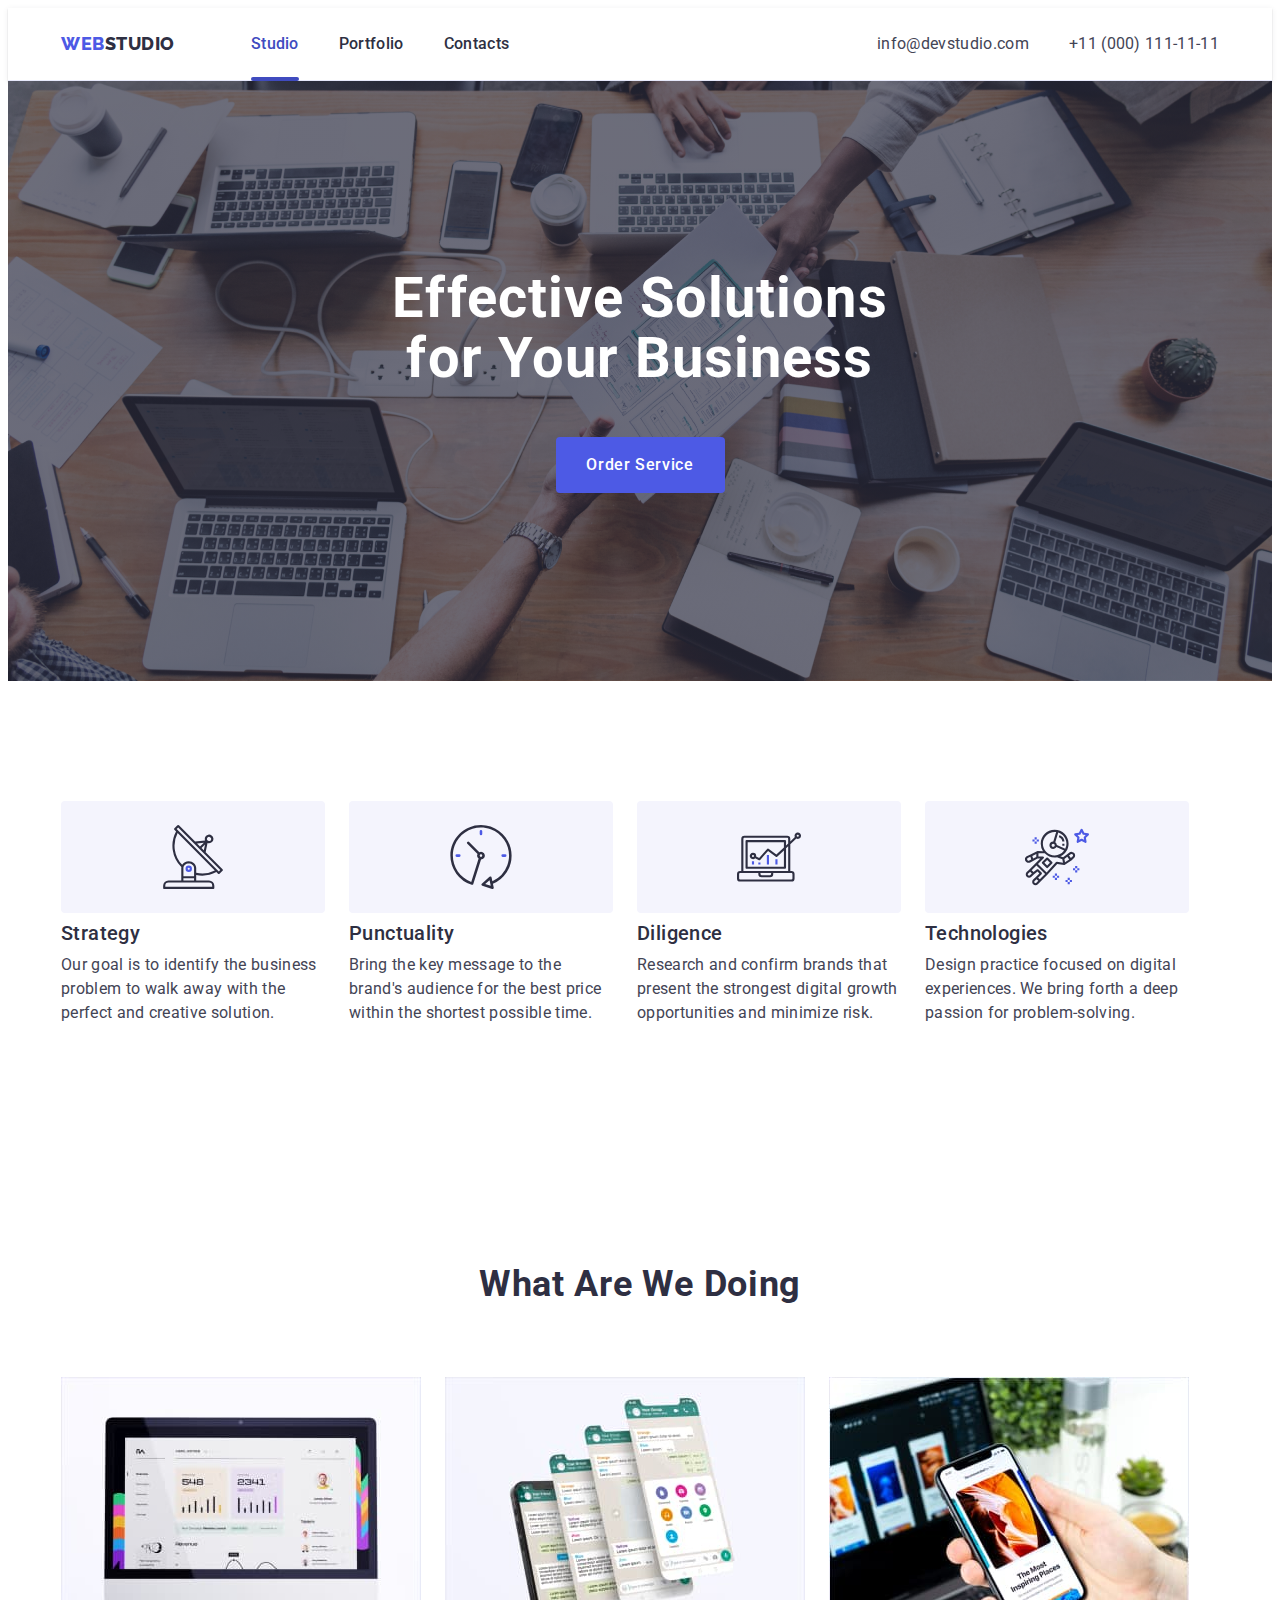
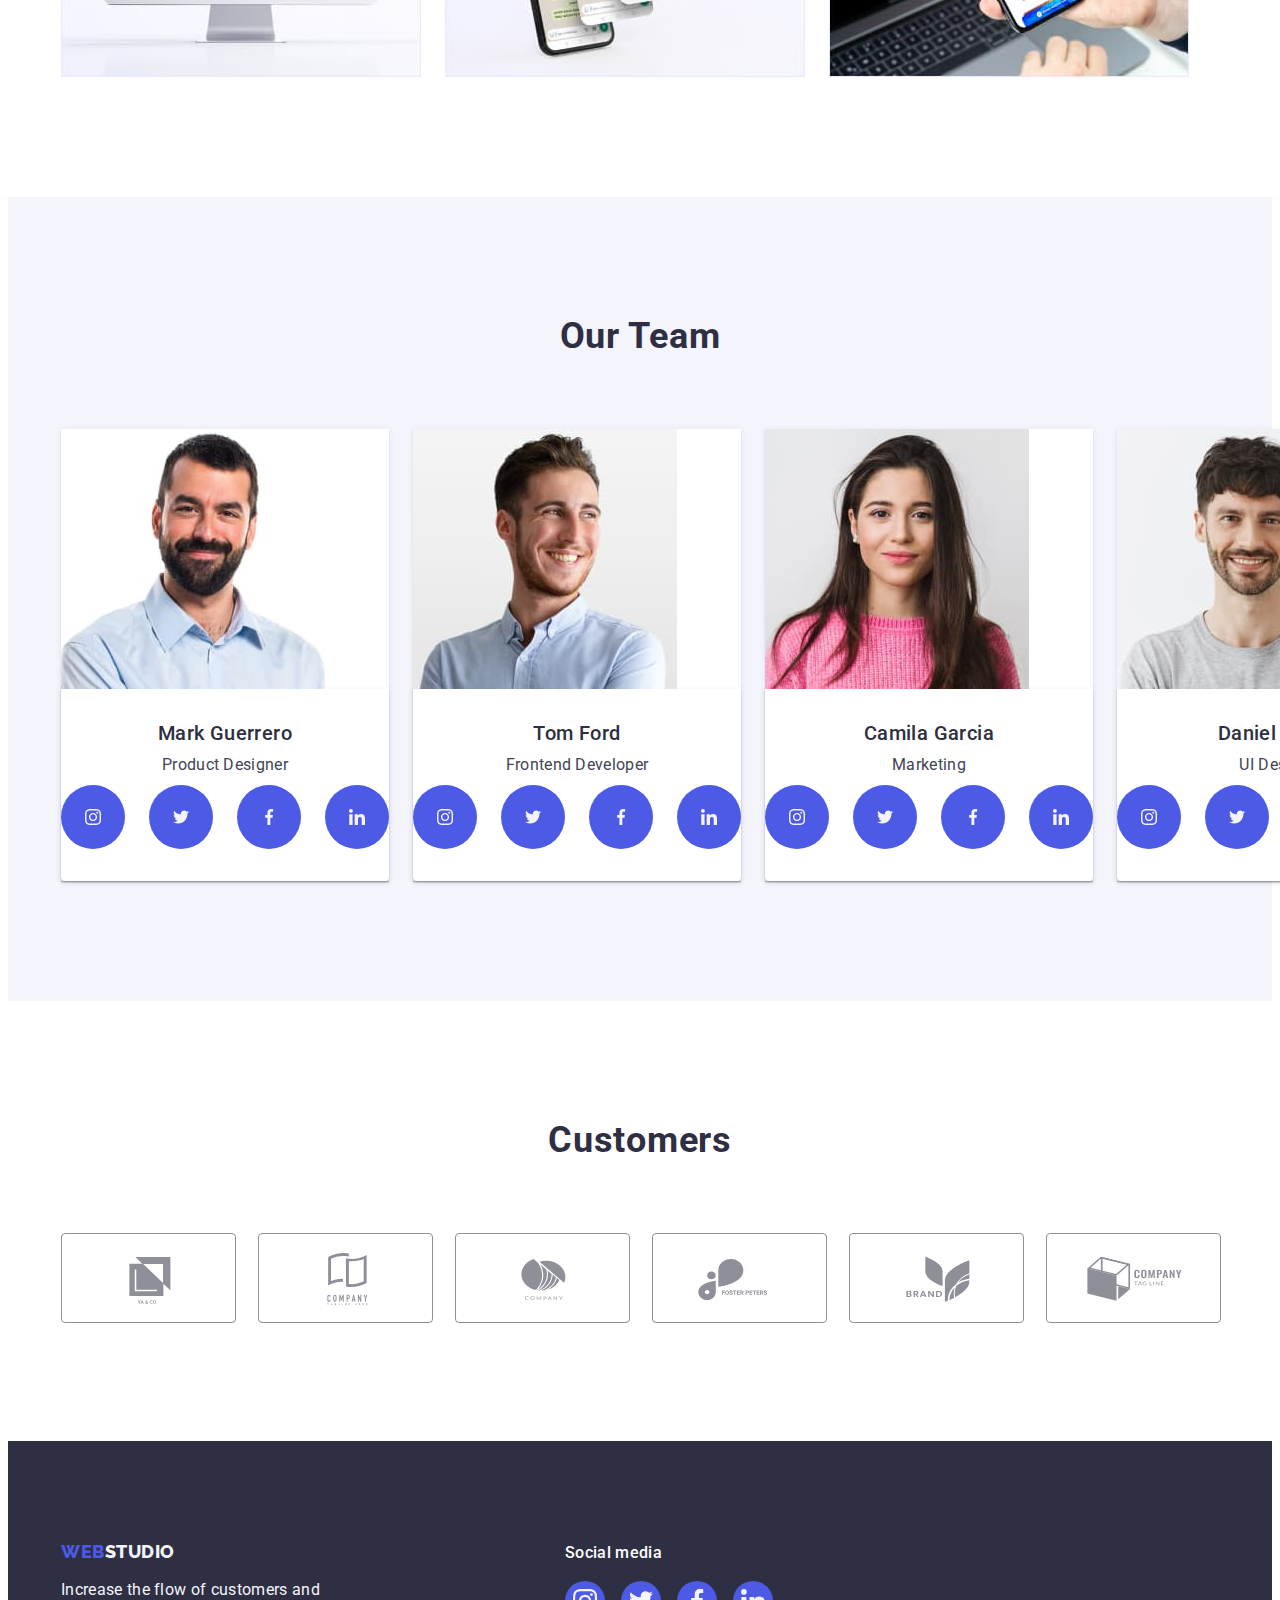
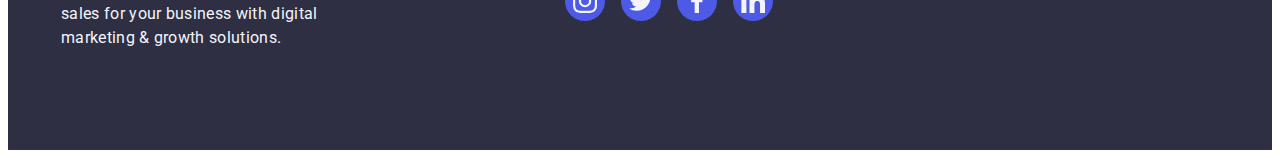
<file: index.html>
<!DOCTYPE html>
<html lang="en">
  <head>
    <meta charset="UTF-8" />
    <meta http-equiv="X-UA-Compatible" content="IE=edge" />
    <meta name="viewport" content="width=device-width, initial-scale=1.0" />
    <link rel="preconnect" href="https://fonts.googleapis.com" />
    <link rel="preconnect" href="https://fonts.gstatic.com" crossorigin />
    <link
      href="https://fonts.googleapis.com/css2?family=Raleway:wght@800&family=Roboto:wght@400;500;700;900&display=swap"
      rel="stylesheet"
    />
    <title>Web Studio</title>
    <link
      rel="stylesheet"
      href="https://cdnjs.cloudflare.com/ajax/libs/modern-normalize/2.0.0/modern-normalize.min.css"
      integrity="sha512-4xo8blKMVCiXpTaLzQSLSw3KFOVPWhm/TRtuPVc4WG6kUgjH6J03IBuG7JZPkcWMxJ5huwaBpOpnwYElP/m6wg=="
      crossorigin="anonymous"
      referrerpolicy="no-referrer"
    />
    <link rel="stylesheet" href="./css/styles.css" />
  </head>
  <body>
    <header class="header">
      <div class="container header-container">
        <nav class="header-navigation">
          <a class="header-logo link" href="./index.html"
            >Web<span class="header-logo-span">Studio</span></a
          >
          <ul class="list menu">
            <li class="menu-item">
              <a class="menu link current" href="./index.html">Studio</a>
            </li>
            <li class="menu-item">
              <a class="menu link" href="./portfolio.html">Portfolio</a>
            </li>
            <li class="menu-item">
              <a class="menu link" href="">Contacts</a>
            </li>
          </ul>
        </nav>
        <address class="address">
          <ul class="list address-list">
            <li>
              <a class="address link" href="mailto:info@devstudio.com"
                >info@devstudio.com</a
              >
            </li>
            <li>
              <a class="address link" href="tel:+110001111111"
                >+11 (000) 111-11-11</a
              >
            </li>
          </ul>
        </address>
      </div>
    </header>

    <main>
      <section class="section section-one">
        <div class="container section-one-container">
          <h1 class="section-one-title">
            Effective Solutions for Your Business
          </h1>
          <button class="section-one-button" type="button" data-modal-open>
            Order Service
          </button>
        </div>
      </section>

      <section class="section">
        <div class="container">
          <h2 class="visually-hidden">Benefits</h2>
          <ul class="list section-list">
            <li class="section-two-item">
              <div class="icons-section-two">
                <svg width="64" height="64">
                  <use href="./images/icons.svg#icon-antenna-1"></use>
                </svg>
              </div>
              <h3 class="section-two-title">Strategy</h3>
              <p class="section-two-text">
                Our goal is to identify the business problem to walk away with
                the perfect and creative solution.
              </p>
            </li>
            <li class="section-two-item">
              <div class="icons-section-two">
                <svg width="64" height="64">
                  <use href="./images/icons.svg#icon-clock-1"></use>
                </svg>
              </div>
              <h3 class="section-two-title">Punctuality</h3>
              <p class="section-two-text">
                Bring the key message to the brand's audience for the best price
                within the shortest possible time.
              </p>
            </li>
            <li class="section-two-item">
              <div class="icons-section-two">
                <svg width="64" height="64">
                  <use href="./images/icons.svg#icon-diagram-1"></use>
                </svg>
              </div>
              <h3 class="section-two-title">Diligence</h3>
              <p class="section-two-text">
                Research and confirm brands that present the strongest digital
                growth opportunities and minimize risk.
              </p>
            </li>
            <li class="section-two-item">
              <div class="icons-section-two">
                <svg width="64" height="64">
                  <use href="./images/icons.svg#icon-astronaut-1"></use>
                </svg>
              </div>
              <h3 class="section-two-title">Technologies</h3>
              <p class="section-two-text">
                Design practice focused on digital experiences. We bring forth a
                deep passion for problem-solving.
              </p>
            </li>
          </ul>
        </div>
      </section>

      <section class="section">
        <div class="container">
          <h2 class="section-three-title">What are we doing</h2>
          <ul class="list section-list">
            <li class="section-three-item">
              <img
                src="./images/img01.jpg"
                alt="monitor screen"
                width="360"
                height="300"
              />
            </li>
            <li class="section-three-item">
              <img
                src="./images/img02.jpg"
                alt="screenshot"
                width="360"
                height="300"
              />
            </li>
            <li class="section-three-item">
              <img
                src="./images/img03.jpg"
                alt="smartphone in hand"
                width="360"
                height="300"
              />
            </li>
          </ul>
        </div>
      </section>

      <section class="section section-four">
        <div class="container">
          <h2 class="section-four-title">Our Team</h2>
          <ul class="list section-list">
            <li class="section-four-item">
              <img
                src="./images/mark-01.jpg"
                alt="Mark Guerrero"
                width="264"
                height="260"
              />
              <div class="section-four-container">
                <h3 class="section-four-subtitle">Mark Guerrero</h3>
                <p class="section-four-text">Product Designer</p>
                <ul class="social-media list">
                  <li class="social-media-item">
                    <a href="" class="social-media-link link">
                      <svg width="16" height="16" class="social-media-icons">
                        <use href="./images/icons.svg#icon-instagram-2"></use>
                      </svg>
                    </a>
                  </li>
                  <li class="social-media-item">
                    <a href="" class="social-media-link link">
                      <svg width="16" height="16" class="social-media-icons">
                        <use href="./images/icons.svg#icon-twitter-1"></use>
                      </svg>
                    </a>
                  </li>
                  <li class="social-media-item">
                    <a href="" class="social-media-link link">
                      <svg width="16" height="16" class="social-media-icons">
                        <use href="./images/icons.svg#icon-facebook-1"></use>
                      </svg>
                    </a>
                  </li>
                  <li class="social-media-item">
                    <a href="" class="social-media-link link">
                      <svg width="16" height="16" class="social-media-icons">
                        <use href="./images/icons.svg#icon-linkedin-1"></use>
                      </svg>
                    </a>
                  </li>
                </ul>
              </div>
            </li>
            <li class="section-four-item">
              <img
                src="./images/tom-02.jpg"
                alt="Tom Ford"
                width="264"
                height="260"
              />
              <div class="section-four-container">
                <h3 class="section-four-subtitle">Tom Ford</h3>
                <p class="section-four-text">Frontend Developer</p>
                <ul class="social-media list">
                  <li class="social-media-item">
                    <a href="" class="social-media-link link">
                      <svg width="16" height="16" class="social-media-icons">
                        <use href="./images/icons.svg#icon-instagram-2"></use>
                      </svg>
                    </a>
                  </li>
                  <li class="social-media-item">
                    <a href="" class="social-media-link link">
                      <svg width="16" height="16" class="social-media-icons">
                        <use href="./images/icons.svg#icon-twitter-1"></use>
                      </svg>
                    </a>
                  </li>
                  <li class="social-media-item">
                    <a href="" class="social-media-link link">
                      <svg width="16" height="16" class="social-media-icons">
                        <use href="./images/icons.svg#icon-facebook-1"></use>
                      </svg>
                    </a>
                  </li>
                  <li class="social-media-item">
                    <a href="" class="social-media-link link">
                      <svg width="16" height="16" class="social-media-icons">
                        <use href="./images/icons.svg#icon-linkedin-1"></use>
                      </svg>
                    </a>
                  </li>
                </ul>
              </div>
            </li>
            <li class="section-four-item">
              <img
                src="./images/camila-03.jpg"
                alt="Camila Garcia"
                width="264"
                height="260"
              />
              <div class="section-four-container">
                <h3 class="section-four-subtitle">Camila Garcia</h3>
                <p class="section-four-text">Marketing</p>
                <ul class="social-media list">
                  <li class="social-media-item">
                    <a href="" class="social-media-link link">
                      <svg width="16" height="16" class="social-media-icons">
                        <use href="./images/icons.svg#icon-instagram-2"></use>
                      </svg>
                    </a>
                  </li>
                  <li class="social-media-item">
                    <a href="" class="social-media-link link">
                      <svg width="16" height="16" class="social-media-icons">
                        <use href="./images/icons.svg#icon-twitter-1"></use>
                      </svg>
                    </a>
                  </li>
                  <li class="social-media-item">
                    <a href="" class="social-media-link link">
                      <svg width="16" height="16" class="social-media-icons">
                        <use href="./images/icons.svg#icon-facebook-1"></use>
                      </svg>
                    </a>
                  </li>
                  <li class="social-media-item">
                    <a href="" class="social-media-link link">
                      <svg width="16" height="16" class="social-media-icons">
                        <use href="./images/icons.svg#icon-linkedin-1"></use>
                      </svg>
                    </a>
                  </li>
                </ul>
              </div>
            </li>
            <li class="section-four-item">
              <img
                src="./images/daniel-04.jpg"
                alt="Daniel Wilson"
                width="264"
                height="260"
              />
              <div class="section-four-container">
                <h3 class="section-four-subtitle">Daniel Wilson</h3>
                <p class="section-four-text">UI Designer</p>
                <ul class="social-media list">
                  <li class="social-media-item">
                    <a href="" class="social-media-link link">
                      <svg width="16" height="16" class="social-media-icons">
                        <use href="./images/icons.svg#icon-instagram-2"></use>
                      </svg>
                    </a>
                  </li>
                  <li class="social-media-item">
                    <a href="" class="social-media-link link">
                      <svg width="16" height="16" class="social-media-icons">
                        <use href="./images/icons.svg#icon-twitter-1"></use>
                      </svg>
                    </a>
                  </li>
                  <li class="social-media-item">
                    <a href="" class="social-media-link link">
                      <svg width="16" height="16" class="social-media-icons">
                        <use href="./images/icons.svg#icon-facebook-1"></use>
                      </svg>
                    </a>
                  </li>
                  <li class="social-media-item">
                    <a href="" class="social-media-link link">
                      <svg width="16" height="16" class="social-media-icons">
                        <use href="./images/icons.svg#icon-linkedin-1"></use>
                      </svg>
                    </a>
                  </li>
                </ul>
              </div>
            </li>
          </ul>
        </div>
      </section>

      <section class="section section-five">
        <div class="container section-five-container">
          <h2 class="section-five-title">Customers</h2>
          <ul class="company-list list">
            <li class="company-list-item">
              <a href="" class="company-link link">
                <svg class="company-icons" width="104" height="56">
                  <use href="./images/icons.svg#icon-Logo"></use>
                </svg>
              </a>
            </li>
            <li class="company-list-item">
              <a href="" class="company-link link">
                <svg class="company-icons" width="104" height="56">
                  <use href="./images/icons.svg#icon-Logo-1"></use>
                </svg>
              </a>
            </li>
            <li class="company-list-item">
              <a href="" class="company-link link">
                <svg class="company-icons" width="104" height="56">
                  <use href="./images/icons.svg#icon-Logo-2"></use>
                </svg>
              </a>
            </li>
            <li class="company-list-item">
              <a href="" class="company-link link">
                <svg class="company-icons" width="104" height="56">
                  <use href="./images/icons.svg#icon-Logo-3"></use>
                </svg>
              </a>
            </li>
            <li class="company-list-item">
              <a href="" class="company-link link">
                <svg class="company-icons" width="104" height="56">
                  <use href="./images/icons.svg#icon-Logo-4"></use>
                </svg>
              </a>
            </li>
            <li class="company-list-item">
              <a href="" class="company-link link">
                <svg class="company-icons" width="104" height="56">
                  <use href="./images/icons.svg#icon-Logo-5"></use>
                </svg>
              </a>
            </li>
          </ul>
        </div>
      </section>
    </main>

    <footer class="footer">
      <div class="footer-container container">
        <div class="footer-logo-text">
          <a class="footer-logo link" href="./index.html"
            >Web<span class="footer-logo-span">Studio</span></a
          >
          <p class="footer-text">
            Increase the flow of customers and sales for your business with
            digital marketing & growth solutions.
          </p>
        </div>
        <div class="footer-social-media">
          <p class="footer-social-text">Social media</p>
          <ul class="footer-socmedia-list list">
            <li class="footer-socmedia-item">
              <a href="" class="footer-socmedia-link link">
                <svg class="footer-socmedia-icons" width="24" height="24">
                  <use href="./images/icons.svg#icon-instagram-2"></use>
                </svg>
              </a>
            </li>
            <li class="footer-socmedia-item">
              <a href="" class="footer-socmedia-link link">
                <svg class="footer-socmedia-icons" width="24" height="24">
                  <use href="./images/icons.svg#icon-twitter-1"></use>
                </svg>
              </a>
            </li>
            <li class="footer-socmedia-item">
              <a href="" class="footer-socmedia-link link">
                <svg class="footer-socmedia-icons" width="24" height="24">
                  <use href="./images/icons.svg#icon-facebook-1"></use>
                </svg>
              </a>
            </li>
            <li class="footer-socmedia-item">
              <a href="" class="footer-socmedia-link link">
                <svg class="footer-socmedia-icons" width="24" height="24">
                  <use href="./images/icons.svg#icon-linkedin-1"></use>
                </svg>
              </a>
            </li>
          </ul>
        </div>
      </div>
    </footer>
    <div class="backdrop is-hidden" data-modal>
      <div class="modal">
        <button type="button" class="modal-button" data-modal-close>
          <svg class="modal-icon" width="8" height="8">
            <use href="./images/icons.svg#icon-close-black-18dp-2-1"></use>
          </svg>
        </button>
      </div>
    </div>
    <script src="./js/modal.js"></script>
  </body>
</html>
</file>
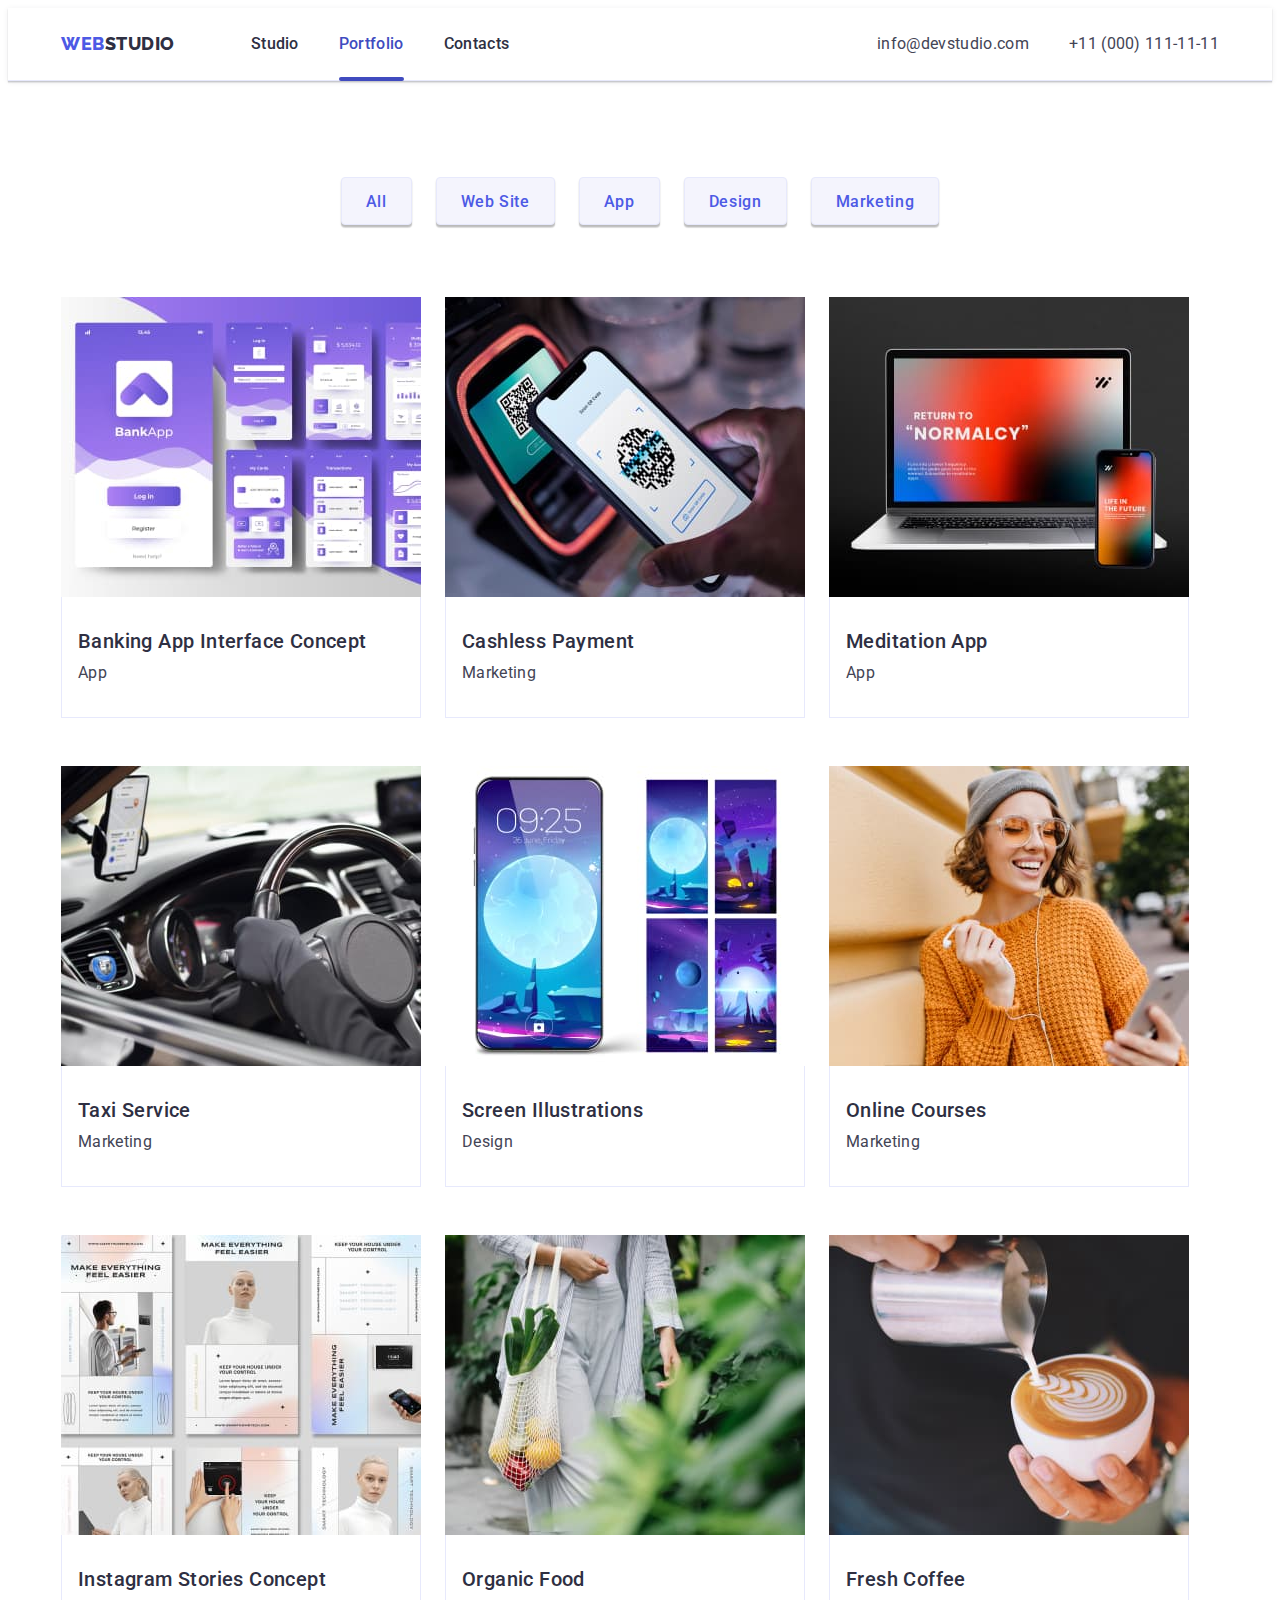
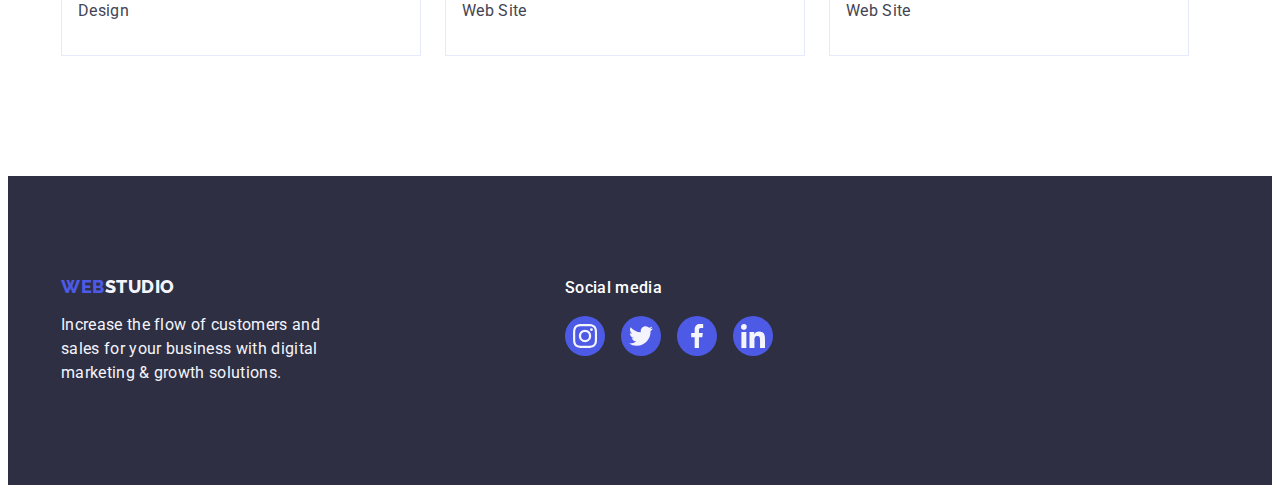
<file: portfolio.html>
<!DOCTYPE html>
<html lang="en">
  <head>
    <meta charset="UTF-8" />
    <meta http-equiv="X-UA-Compatible" content="IE=edge" />
    <meta name="viewport" content="width=device-width, initial-scale=1.0" />
    <link rel="preconnect" href="https://fonts.googleapis.com" />
    <link rel="preconnect" href="https://fonts.gstatic.com" crossorigin />
    <link
      href="https://fonts.googleapis.com/css2?family=Raleway:wght@800&family=Roboto:wght@400;500;700;900&display=swap"
      rel="stylesheet"
    />
    <title>Portfolio</title>
    <link
      rel="stylesheet"
      href="https://cdnjs.cloudflare.com/ajax/libs/modern-normalize/2.0.0/modern-normalize.min.css"
      integrity="sha512-4xo8blKMVCiXpTaLzQSLSw3KFOVPWhm/TRtuPVc4WG6kUgjH6J03IBuG7JZPkcWMxJ5huwaBpOpnwYElP/m6wg=="
      crossorigin="anonymous"
      referrerpolicy="no-referrer"
    />
    <link rel="stylesheet" href="./css/styles.css" />
  </head>
  <body>
    <header class="header">
      <div class="container header-container">
        <nav class="header-navigation">
          <a class="header-logo link" href="./index.html"
            >Web<span class="header-logo-span">Studio</span></a
          >
          <ul class="list menu">
            <li>
              <a class="menu link" href="./index.html">Studio</a>
            </li>
            <li>
              <a class="menu link current" href="./portfolio.html">Portfolio</a>
            </li>
            <li>
              <a class="menu link" href="">Contacts</a>
            </li>
          </ul>
        </nav>
        <address class="address">
          <ul class="list address-list">
            <li>
              <a class="address link" href="mailto:info@devstudio.com"
                >info@devstudio.com</a
              >
            </li>
            <li>
              <a class="address link" href="tel:+110001111111"
                >+11 (000) 111-11-11</a
              >
            </li>
          </ul>
        </address>
      </div>
    </header>

    <main>
      <section class="section portfolio">
        <div class="container">
          <h1 class="visually-hidden">Portfolio</h1>
          <ul class="list portfolio-button-list">
            <li class="portfolio-button-item">
              <button class="portfolio-button" type="button">All</button>
            </li>
            <li class="portfolio-button-item">
              <button class="portfolio-button" type="button">Web Site</button>
            </li>
            <li class="portfolio-button-item">
              <button class="portfolio-button" type="button">App</button>
            </li>
            <li class="portfolio-button-item">
              <button class="portfolio-button" type="button">Design</button>
            </li>
            <li class="portfolio-button-item">
              <button class="portfolio-button" type="button">Marketing</button>
            </li>
          </ul>
          <ul class="list portfolio-card-list">
            <li class="portfolio-card-item">
              <a class="portfolio-card link" href="/">
                <div class="portfolio-cover-box">
                  <img
                    src="./images/portfolio-img01.jpg"
                    alt="interface concept"
                    width="360"
                    height="300"
                  />
                  <p class="portfolio-cover-text">
                    14 Stylish and User-Friendly App Design Concepts · Task
                    Manager App · Calorie Tracker App · Exotic Fruit Ecommerce
                    App · Cloud Storage App
                  </p>
                </div>
                <div class="portfolio-card-container">
                  <h2 class="portfolio-subtitle">
                    Banking App Interface Concept
                  </h2>
                  <p class="portfolio-text">App</p>
                </div>
              </a>
            </li>
            <li class="portfolio-card-item">
              <a class="portfolio-card link" href="/">
                <div class="portfolio-cover-box">
                  <img
                    src="./images/portfolio-img02.jpg"
                    alt="payment moment"
                    width="360"
                    height="300"
                  />
                  <p class="portfolio-cover-text">
                    14 Stylish and User-Friendly App Design Concepts · Task
                    Manager App · Calorie Tracker App · Exotic Fruit Ecommerce
                    App · Cloud Storage App
                  </p>
                </div>
                <div class="portfolio-card-container">
                  <h2 class="portfolio-subtitle">Cashless Payment</h2>
                  <p class="portfolio-text">Marketing</p>
                </div>
              </a>
            </li>
            <li class="portfolio-card-item">
              <a class="portfolio-card link" href="/">
                <div class="portfolio-cover-box">
                  <img
                    src="./images/portfolio-img03.jpg"
                    alt="laptop and smartphone"
                    width="360"
                    height="300"
                  />
                  <p class="portfolio-cover-text">
                    14 Stylish and User-Friendly App Design Concepts · Task
                    Manager App · Calorie Tracker App · Exotic Fruit Ecommerce
                    App · Cloud Storage App
                  </p>
                </div>
                <div class="portfolio-card-container">
                  <h2 class="portfolio-subtitle">Meditation App</h2>
                  <p class="portfolio-text">App</p>
                </div>
              </a>
            </li>
            <li class="portfolio-card-item">
              <a class="portfolio-card link" href="/">
                <div class="portfolio-cover-box">
                  <img
                    src="./images/portfolio-img04.jpg"
                    alt="drive car"
                    width="360"
                    height="300"
                  />
                  <p class="portfolio-cover-text">
                    14 Stylish and User-Friendly App Design Concepts · Task
                    Manager App · Calorie Tracker App · Exotic Fruit Ecommerce
                    App · Cloud Storage App
                  </p>
                </div>
                <div class="portfolio-card-container">
                  <h2 class="portfolio-subtitle">Taxi Service</h2>
                  <p class="portfolio-text">Marketing</p>
                </div>
              </a>
            </li>
            <li class="portfolio-card-item">
              <a class="portfolio-card link" href="/">
                <div class="portfolio-cover-box">
                  <img
                    src="./images/portfolio-img05.jpg"
                    alt="moon screen"
                    width="360"
                    height="300"
                  />
                  <p class="portfolio-cover-text">
                    14 Stylish and User-Friendly App Design Concepts · Task
                    Manager App · Calorie Tracker App · Exotic Fruit Ecommerce
                    App · Cloud Storage App
                  </p>
                </div>
                <div class="portfolio-card-container">
                  <h2 class="portfolio-subtitle">Screen Illustrations</h2>
                  <p class="portfolio-text">Design</p>
                </div>
              </a>
            </li>
            <li class="portfolio-card-item">
              <a class="portfolio-card link" href="/">
                <div class="portfolio-cover-box">
                  <img
                    src="./images/portfolio-img06.jpg"
                    alt="girl online"
                    width="360"
                    height="300"
                  />
                  <p class="portfolio-cover-text">
                    14 Stylish and User-Friendly App Design Concepts · Task
                    Manager App · Calorie Tracker App · Exotic Fruit Ecommerce
                    App · Cloud Storage App
                  </p>
                </div>
                <div class="portfolio-card-container">
                  <h2 class="portfolio-subtitle">Online Courses</h2>
                  <p class="portfolio-text">Marketing</p>
                </div>
              </a>
            </li>
            <li class="portfolio-card-item">
              <a class="portfolio-card link" href="/">
                <div class="portfolio-cover-box">
                  <img
                    src="./images/portfolio-img07.jpg"
                    alt="insta stories"
                    width="360"
                    height="300"
                  />
                  <p class="portfolio-cover-text">
                    14 Stylish and User-Friendly App Design Concepts · Task
                    Manager App · Calorie Tracker App · Exotic Fruit Ecommerce
                    App · Cloud Storage App
                  </p>
                </div>
                <div class="portfolio-card-container">
                  <h2 class="portfolio-subtitle">Instagram Stories Concept</h2>
                  <p class="portfolio-text">Design</p>
                </div>
              </a>
            </li>
            <li class="portfolio-card-item">
              <a class="portfolio-card link" href="/">
                <div class="portfolio-cover-box">
                  <img
                    src="./images/portfolio-img08.jpg"
                    alt="vegetables in a bag"
                    width="360"
                    height="300"
                  />
                  <p class="portfolio-cover-text">
                    14 Stylish and User-Friendly App Design Concepts · Task
                    Manager App · Calorie Tracker App · Exotic Fruit Ecommerce
                    App · Cloud Storage App
                  </p>
                </div>
                <div class="portfolio-card-container">
                  <h2 class="portfolio-subtitle">Organic Food</h2>
                  <p class="portfolio-text">Web Site</p>
                </div>
              </a>
            </li>
            <li class="portfolio-card-item">
              <a class="portfolio-card link" href="/">
                <div class="portfolio-cover-box">
                  <img
                    src="./images/portfolio-img09.jpg"
                    alt="a cup of coffee"
                    width="360"
                    height="300"
                  />
                  <p class="portfolio-cover-text">
                    14 Stylish and User-Friendly App Design Concepts · Task
                    Manager App · Calorie Tracker App · Exotic Fruit Ecommerce
                    App · Cloud Storage App
                  </p>
                </div>
                <div class="portfolio-card-container">
                  <h2 class="portfolio-subtitle">Fresh Coffee</h2>
                  <p class="portfolio-text">Web Site</p>
                </div>
              </a>
            </li>
          </ul>
        </div>
      </section>
    </main>

    <footer class="footer">
      <div class="footer-container container">
        <div class="footer-logo-text">
          <a class="footer-logo link" href="./index.html"
            >Web<span class="footer-logo-span">Studio</span></a
          >
          <p class="footer-text">
            Increase the flow of customers and sales for your business with
            digital marketing & growth solutions.
          </p>
        </div>
        <div class="footer-social-media">
          <p class="footer-social-text">Social media</p>
          <ul class="footer-socmedia-list list">
            <li class="footer-socmedia-item">
              <a href="" class="footer-socmedia-link link">
                <svg class="footer-socmedia-icons" width="24" height="24">
                  <use href="./images/icons.svg#icon-instagram-2"></use>
                </svg>
              </a>
            </li>
            <li class="footer-socmedia-item">
              <a href="" class="footer-socmedia-link link">
                <svg class="footer-socmedia-icons" width="24" height="24">
                  <use href="./images/icons.svg#icon-twitter-1"></use>
                </svg>
              </a>
            </li>
            <li class="footer-socmedia-item">
              <a href="" class="footer-socmedia-link link">
                <svg class="footer-socmedia-icons" width="24" height="24">
                  <use href="./images/icons.svg#icon-facebook-1"></use>
                </svg>
              </a>
            </li>
            <li class="footer-socmedia-item">
              <a href="" class="footer-socmedia-link link">
                <svg class="footer-socmedia-icons" width="24" height="24">
                  <use href="./images/icons.svg#icon-linkedin-1"></use>
                </svg>
              </a>
            </li>
          </ul>
        </div>
      </div>
    </footer>
  </body>
</html>
</file>
<file: css/styles.css>
:root {
  /*----------Colors-----------*/

  --white-background-color: #ffffff;
  --primary-brand: #4d5ae5;
  --pressed-state: #404bbf;
  --dark: #2e2f42;
  --text: #434455;
  --light: #f4f4fd;
  --accent: #e7e9fc;
  --light-slate: #8e8f99;
  --success-green: #31d0aa;
  --modal-back: #fcfcfc;

  /*-----------transition-----------*/

  --trans-250: 250ms cubic-bezier(0.4, 0, 0.2, 1);
}

body {
  font-family: "Roboto", sans-serif;
  color: var(--text);
  background-color: var(--white-background-color);
}

p,
h1,
h2,
h3,
h4,
h5,
h6 {
  margin-top: 0;
  margin-bottom: 0;
}

img {
  display: block;
  max-width: 100%;
}

ul {
  margin-top: 0;
  margin-bottom: 0;
  padding-left: 0;
}

.section {
  padding-top: 120px;
  padding-bottom: 120px;
}

.container {
  max-width: 1158px;
  padding: 0 15px;
  margin: 0 auto;
}

.list {
  list-style: none;
}

.link {
  text-decoration: none;
  display: block;
}

.section-list {
  display: flex;
  gap: 24px;
}

.visually-hidden {
  position: absolute;
  width: 1px;
  height: 1px;
  margin: -1px;
  border: 0;
  padding: 0;
  white-space: nowrap;
  clip-path: inset(100%);
  clip: rect(0 0 0 0);
  overflow: hidden;
}

/*-------------header-------------*/

.header {
  border-bottom: 1px solid var(--accent);
  box-shadow: 0px 2px 1px rgba(46, 47, 66, 0.08),
    0px 1px 1px rgba(46, 47, 66, 0.16), 0px 1px 6px rgba(46, 47, 66, 0.08);
}

.header-container {
  display: flex;
  align-items: center;
}

.header-navigation {
  display: flex;
  align-items: center;
  flex-grow: 1;
}

.header-logo.link {
  font-family: "Raleway", sans-serif;
  font-style: normal;
  font-weight: 800;
  font-size: 18px;
  line-height: 1.17;
  letter-spacing: 0.03em;
  text-transform: uppercase;
  color: var(--primary-brand);
  margin-right: 76px;
}
.header-logo-span {
  color: var(--dark);
}

.menu {
  display: flex;
  align-items: center;
  gap: 40px;
}

.menu.link {
  font-weight: 500;
  font-size: 16px;
  line-height: 1.5;
  letter-spacing: 0.02em;
  color: var(--dark);
  padding: 24px 0;
  transition: color var(--trans-250);
}
.menu.link:hover,
.menu.link:focus,
.menu.link:active {
  color: var(--pressed-state);
}

.menu.link.current {
  position: relative;
  color: var(--pressed-state);
}
.menu.link.current::after {
  content: "";
  position: absolute;
  color: var(--pressed-state);
  width: 100%;
  height: 4px;
  left: 0;
  bottom: -1px;
  border-radius: 2px;
  background-color: var(--pressed-state);
}

.address-list {
  display: flex;
  gap: 40px;
}

.address {
  font-size: 16px;
  line-height: 1.5;
  letter-spacing: 0.02em;
  font-style: normal;
  color: var(--text);
  margin-left: auto;
  transition: color var(--trans-250);
}
.address.link:hover,
.address.link:focus {
  color: var(--pressed-state);
}

/*-------------main-section-one-------------*/

.section.section-one {
  background-color: var(--dark);
  padding: 188px 0;
  background-image: linear-gradient(
      rgba(46, 47, 66, 0.7),
      rgba(46, 47, 66, 0.7)
    ),
    url(../images/herobg.jpg);
  background-repeat: no-repeat;
  background-position: center;
  background-size: cover;
  max-width: 1440px;
}

.section-one-title {
  font-weight: 700;
  font-size: 56px;
  line-height: 1.07;
  letter-spacing: 0.02em;
  text-align: center;
  color: var(--white-background-color);
  max-width: 496px;
  margin: 0 auto;
  margin-bottom: 48px;
}

.section-one-button {
  display: block;
  font-family: "Roboto", sans-serif;
  font-style: normal;
  font-weight: 500;
  font-size: 16px;
  line-height: 1.5;
  letter-spacing: 0.04em;
  cursor: pointer;
  color: var(--white-background-color);
  background-color: var(--primary-brand);
  min-width: 169px;
  margin: 0 auto;
  height: 56px;
  border-radius: 4px;
  border: none;
  transition: background-color var(--trans-250);
}
.section-one-button:hover,
.section-one-button:focus {
  background-color: var(--pressed-state);
}

/*-------------main-section-two-------------*/

.icons-section-two {
  display: flex;
  background-color: var(--light);
  align-items: center;
  justify-content: center;
  height: 112px;
  margin-bottom: 8px;
  border-radius: 4px;
}

.section-two-title {
  font-weight: 500;
  font-size: 20px;
  line-height: 1.2;
  letter-spacing: 0.02em;
  color: var(--dark);
  margin-bottom: 8px;
}

.section-two-text {
  font-size: 16px;
  line-height: 1.5;
  letter-spacing: 0.02em;
  max-width: 264px;
}

/*-------------main-section-three-------------*/

.section-three-title {
  font-size: 36px;
  line-height: 1.11;
  letter-spacing: 0.02em;
  text-align: center;
  text-transform: capitalize;
  color: var(--dark);
  margin-bottom: 72px;
}

/*-------------main-section-four-------------*/

.section.section-four {
  background-color: var(--light);
}

.section-four-title {
  font-size: 36px;
  line-height: 1.11;
  text-align: center;
  letter-spacing: 0.02em;
  text-transform: capitalize;
  color: var(--dark);
  margin-bottom: 72px;
}

.section-four-item {
  background-color: var(--white-background-color);
  border-radius: 0px 0px 4px 4px;
  box-shadow: 0px 1px 6px rgba(46, 47, 66, 0.08),
    0px 1px 1px rgba(46, 47, 66, 0.16), 0px 2px 1px rgba(46, 47, 66, 0.08);
}

.section-four-container {
  padding: 32px 0;
  box-shadow: 0px 1px 6px rgba(46, 47, 66, 0.08),
    0px 1px 1px rgba(46, 47, 66, 0.16), 0px 2px 1px rgba(46, 47, 66, 0.08);
}

.social-media {
  display: flex;
  gap: 24px;
  margin-top: 8px;
  align-items: center;
  justify-content: center;
}

.social-media-link {
  display: flex;
  background-color: var(--primary-brand);
  width: 40px;
  height: 40px;
  border-radius: 50%;
  padding: 12px;
  align-items: center;
  justify-content: center;
  transition: background-color var(--trans-250);
}
.social-media-link:hover,
.social-media-link:focus {
  background-color: var(--pressed-state);
}

.social-media-icons {
  fill: var(--light);
}

.section-four-subtitle {
  font-weight: 500;
  font-size: 20px;
  line-height: 1.2;
  letter-spacing: 0.02em;
  color: var(--dark);
  text-align: center;
  margin-bottom: 8px;
}

.section-four-text {
  font-size: 16px;
  line-height: 1.5;
  letter-spacing: 0.02em;
  text-align: center;
}

/*--------main-section-five--------*/

.section-five-title {
  font-weight: 700;
  font-size: 36px;
  line-height: 1.11;
  text-align: center;
  letter-spacing: 0.02em;
  color: var(--dark);
  margin-bottom: 72px;
}

.company-list {
  display: flex;
  gap: 24px;
  align-items: center;
  justify-content: center;
}

.company-list-item {
  width: calc((100% - 120px) / 6);
  height: 88px;
}

.company-link {
  display: flex;
  border: 1px solid;
  align-items: center;
  justify-content: center;
  border-radius: 4px;
  color: var(--light-slate);
  width: 100%;
  height: 100%;
  transition: border-color var(--trans-250), color var(--trans-250);
}
.company-link:hover,
.company-link:focus {
  color: var(--pressed-state);
}
.company-link:hover .company-icons,
.company-link:focus .company-icons {
  fill: var(--pressed-state);
}

.company-icons {
  fill: currentColor;
  transition: fill var(--trans-250);
}

/*-------------footer-------------*/

.footer {
  background-color: var(--dark);
  padding: 100px 0;
}

.footer-container {
  display: flex;
  align-items: baseline;
}

.footer-logo-text {
  display: flex;
  flex-direction: column;
  margin-right: 120px;
}

.footer-logo.link {
  display: inline-block;
  font-family: "Raleway", sans-serif;
  font-style: normal;
  font-weight: 800;
  font-size: 18px;
  line-height: 1.17;
  letter-spacing: 0.03em;
  text-transform: uppercase;
  color: var(--primary-brand);
  margin-bottom: 16px;
}
.footer-logo-span {
  color: var(--light);
}

.footer-text {
  font-size: 16px;
  line-height: 1.5;
  letter-spacing: 0.02em;
  color: var(--light);
  max-width: 264px;
}

.footer-social-media {
  display: flex;
  flex-direction: column;
  margin-left: 120px;
  max-width: 208px;
}

.footer-social-text {
  font-weight: 500;
  font-size: 16px;
  line-height: 1.5;
  letter-spacing: 0.02em;
  color: var(--white-background-color);
  margin-bottom: 16px;
}

.footer-socmedia-list {
  display: flex;
  gap: 16px;
}

.footer-socmedia-link {
  display: flex;
  width: 40px;
  height: 40px;
  background-color: var(--primary-brand);
  border-radius: 50%;
  transition: background-color var(--trans-250);
  align-items: center;
  justify-content: center;
}
.footer-socmedia-link:hover,
.footer-socmedia-link:focus {
  background-color: var(--success-green);
}

.footer-socmedia-icons {
  fill: var(--light);
}

/*--------------portfolio-main-section-------------*/

.section.portfolio {
  padding: 96px 0 120px 0;
}

.portfolio-button-list {
  display: flex;
  gap: 24px;
  justify-content: center;
  margin-bottom: 72px;
}

.portfolio-button {
  font-family: "Roboto", sans-serif;
  font-style: normal;
  font-weight: 500;
  font-size: 16px;
  line-height: 1.5;
  letter-spacing: 0.04em;
  background-color: var(--light);
  color: var(--primary-brand);
  cursor: pointer;
  height: 48px;
  padding: 12px 24px;
  border: 1px solid var(--accent);
  border-radius: 4px;
  transition: color var(--trans-250), background-color var(--trans-250),
    border-color var(--trans-250), box-shadow var(--trans-250);
  box-shadow: 0px 3px 1px rgba(0, 0, 0, 0.1), 0px 2px 1px rgba(0, 0, 0, 0.08),
    0px 2px 2px rgba(0, 0, 0, 0.12);
}
.portfolio-button:hover,
.portfolio-button:focus {
  background-color: var(--pressed-state);
  color: var(--white-background-color);
  box-shadow: 0px 3px 1px rgba(0, 0, 0, 0.1), 0px 2px 1px rgba(0, 0, 0, 0.08),
    0px 2px 2px rgba(0, 0, 0, 0.12);
  border: 1px solid transparent;
}

.portfolio-card-list {
  display: flex;
  flex-wrap: wrap;
  row-gap: 48px;
  column-gap: 24px;
}

.portfolio-card {
  transition: box-shadow var(--trans-250);
}
.portfolio-card:hover,
.portfolio-card:focus {
  transform: translateY(0%);
  box-shadow: 0px 1px 6px rgba(46, 47, 66, 0.08),
    0px 1px 1px rgba(46, 47, 66, 0.16), 0px 2px 1px rgba(46, 47, 66, 0.08);
}

.portfolio-cover-box {
  position: relative;
  overflow: hidden;
}
.portfolio-card:hover .portfolio-cover-text,
.portfolio-card:focus .portfolio-cover-text {
  transform: translateY(0%);
}

.portfolio-cover-text {
  position: absolute;
  background-color: var(--primary-brand);
  top: 0;
  left: 0;
  width: 100%;
  height: 100%;
  padding: 40px 32px;
  font-size: 16px;
  line-height: 1.5;
  letter-spacing: 0.02em;
  color: var(--light);
  transform: translateY(100%);
  transition: transform var(--trans-250);
}

.portfolio-card-container {
  padding: 32px 16px;
  border: 1px solid var(--accent);
  border-top: none;
}

.portfolio-subtitle {
  font-weight: 500;
  font-size: 20px;
  line-height: 1.2;
  letter-spacing: 0.02em;
  color: var(--dark);
  margin-bottom: 8px;
}

.portfolio-text {
  font-size: 16px;
  line-height: 1.5;
  letter-spacing: 0.02em;
  color: var(--text);
}

/*--------------header-and-footer-in-index-------------*/

/*--------------backdrop-------------*/

.backdrop {
  width: 100%;
  height: 100%;
  top: 0;
  background-color: rgba(46, 47, 66, 0.4);
  position: fixed;
  transition: opacity var(--trans-250), visibility var(--trans-250);
}

.modal {
  position: absolute;
  top: 50%;
  left: 50%;
  transform: translate(-50%, -50%) scale(1);
  transition: transform var(--trans-250);
  width: 408px;
  min-height: 584px;
  background-color: var(--modal-back);
  border-radius: 4px;
  box-shadow: 0px 1px 1px rgba(0, 0, 0, 0.14), 0px 1px 3px rgba(0, 0, 0, 0.12),
    0px 2px 1px rgba(0, 0, 0, 0.2);
}

.backdrop.is-hidden .modal {
  transform: translate(-50%, -50%) scale(0);
}

.modal-button {
  display: flex;
  align-items: center;
  justify-content: center;
  position: absolute;
  right: 24px;
  top: 24px;
  padding: 0;
  width: 24px;
  height: 24px;
  background-color: var(--accent);
  border: 1px solid rgba(0, 0, 0, 0.1);
  border-radius: 50%;
  cursor: pointer;
  transition: background-color var(--trans-250), border var(--trans-250);
}
.modal-button:hover,
.modal-button:focus {
  background-color: var(--pressed-state);
  border: none;
}

.modal-icon {
  fill: var(--dark);
  transition: fill var(--trans-250);
}
.modal-button:hover .modal-icon,
.modal-button:focus .modal-icon {
  fill: var(--white-background-color);
}

.is-hidden {
  visibility: hidden;
  opacity: 0;
  pointer-events: none;
}
</file>
